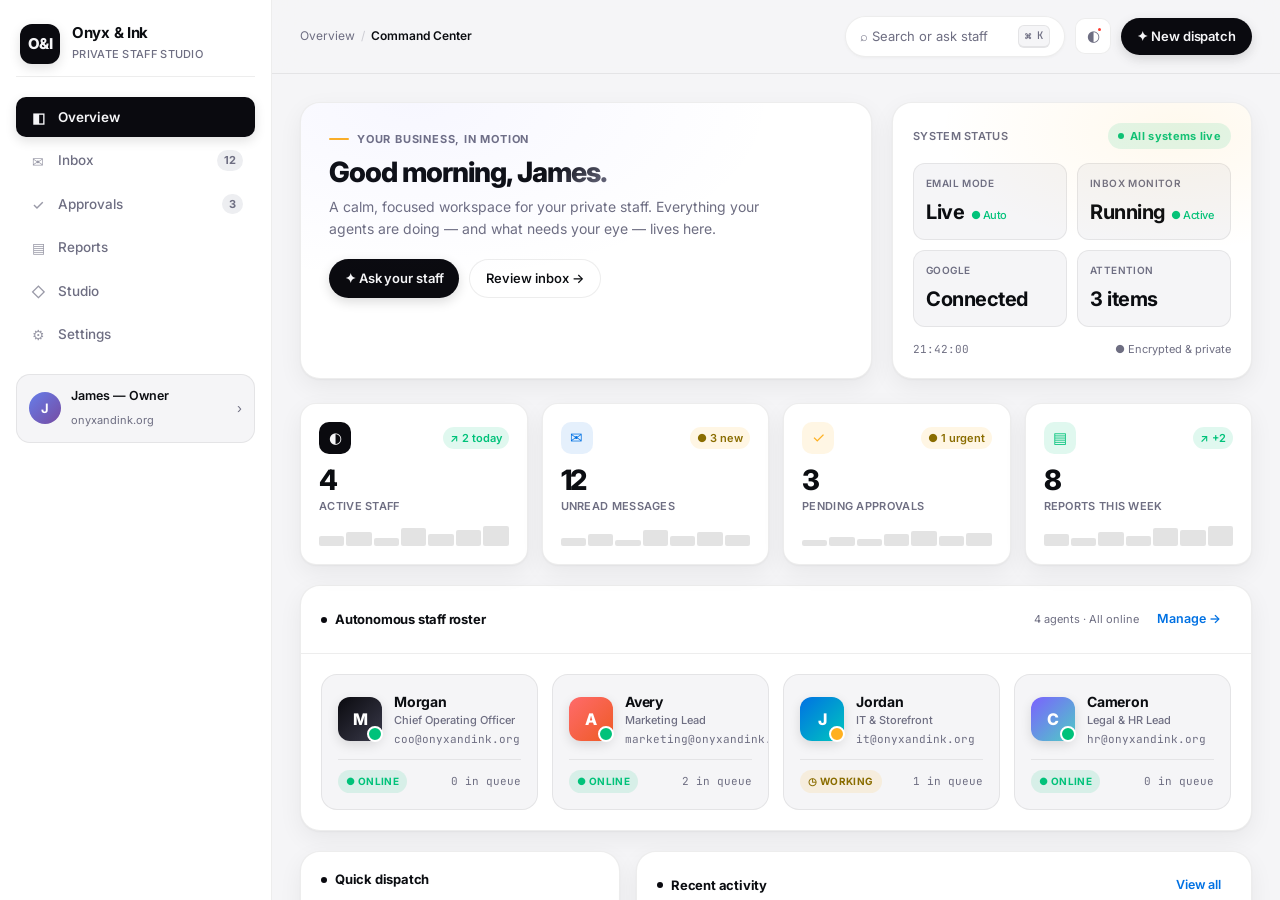
<file: dashboard/preview-modern.html>
<!doctype html>
<html lang="en">
<head>
<meta charset="utf-8">
<meta name="viewport" content="width=device-width, initial-scale=1">
<title>Onyx & Ink — Studio</title>
<link rel="preconnect" href="https://fonts.googleapis.com">
<link href="https://fonts.googleapis.com/css2?family=Inter:wght@400;500;600;700;800&family=JetBrains+Mono:wght@400;500&display=swap" rel="stylesheet">
<style>
/* ─────────────────────────────────────────
   ONYX & INK — MODERN STUDIO
   Apple / Linear / Vercel inspired
   Light, spatial, futuristic, human
   ───────────────────────────────────────── */
:root{
  --bg:#F5F5F7;
  --bg2:#EDEEF1;
  --surface:#FFFFFF;
  --surface2:#F9F9FB;
  --surface-hover:#F2F2F5;
  --border:rgba(0,0,0,0.07);
  --border2:rgba(0,0,0,0.11);
  --text:#0B0D11;
  --muted:#6E6E82;
  --muted2:#9A9AAE;
  --accent:#0A0A0F;
  --accent2:#1A1A24;
  --amber:#FFB020;
  --amber-soft:rgba(255,176,32,0.12);
  --green:#00C27A;
  --green-soft:rgba(0,194,122,0.12);
  --blue:#0071E3;
  --red:#FF3B30;
  --radius:16px;
  --radius-sm:10px;
  --radius-pill:999px;
  --shadow:0 1px 2px rgba(0,0,0,0.04), 0 8px 24px rgba(0,0,0,0.06);
  --shadow-lg:0 2px 8px rgba(0,0,0,0.06), 0 16px 40px rgba(0,0,0,0.10);
  --ease:cubic-bezier(0.16,1,0.3,1);
}
@media(prefers-color-scheme:dark){
  :root{
    --bg:#0A0A0F;
    --bg2:#12121A;
    --surface:#17171F;
    --surface2:#1E1E2A;
    --surface-hover:#252538;
    --border:rgba(255,255,255,0.07);
    --border2:rgba(255,255,255,0.12);
    --text:#F5F5F7;
    --muted:#9A9AAE;
    --muted2:#6E6E82;
    --accent:#FFFFFF;
    --accent2:#EDEEF1;
    --shadow:0 1px 2px rgba(0,0,0,0.3), 0 8px 24px rgba(0,0,0,0.4);
    --shadow-lg:0 4px 16px rgba(0,0,0,0.4), 0 16px 40px rgba(0,0,0,0.5);
  }
}
*{box-sizing:border-box;margin:0;padding:0}
html{scroll-behavior:smooth}
body{
  font-family:'Inter',-apple-system,BlinkMacSystemFont,sans-serif;
  background:var(--bg);
  color:var(--text);
  line-height:1.5;
  -webkit-font-smoothing:antialiased;
  overflow:hidden;
  height:100vh;
}
a{color:inherit;text-decoration:none}
button{font:inherit;cursor:pointer;border:0;background:none}
.mono{font-family:'JetBrains Mono',monospace}

/* ── App shell ── */
.app{
  display:grid;
  grid-template-columns:272px 1fr;
  grid-template-rows:1fr;
  height:100vh;
}

/* ── Sidebar ── */
.sidebar{
  background:var(--surface);
  border-right:1px solid var(--border);
  display:flex;
  flex-direction:column;
  padding:20px 16px;
  gap:20px;
  position:relative;
  overflow:hidden;
}
.brand{
  display:flex;align-items:center;gap:12px;
  padding:4px 4px 12px;
  border-bottom:1px solid var(--border);
}
.brand-mark{
  width:40px;height:40px;
  background:var(--accent);
  color:var(--bg);
  border-radius:12px;
  display:grid;place-items:center;
  font-weight:800;font-size:15px;letter-spacing:-0.5px;
  box-shadow:0 4px 12px rgba(0,0,0,0.12);
}
.brand-text b{font-size:15px;font-weight:700;letter-spacing:-0.3px;display:block;line-height:1}
.brand-text span{font-size:11px;color:var(--muted);letter-spacing:0.3px;text-transform:uppercase;font-weight:500}
.nav{list-style:none;display:flex;flex-direction:column;gap:3px;flex:1}
.nav a{
  display:flex;align-items:center;gap:10px;
  padding:10px 12px;
  border-radius:10px;
  font-size:13.5px;font-weight:500;
  color:var(--muted);
  transition:all 0.2s var(--ease);
  position:relative;
}
.nav a:hover{background:var(--surface-hover);color:var(--text);transform:translateX(2px)}
.nav a.active{background:var(--accent);color:var(--bg);font-weight:600;box-shadow:0 4px 12px rgba(0,0,0,0.12)}
.nav a.active .nav-icon{opacity:1}
.nav-icon{width:20px;height:20px;display:grid;place-items:center;font-size:14px;opacity:0.7;transition:opacity 0.2s}
.nav-badge{
  margin-left:auto;
  font-size:11px;font-weight:700;
  background:var(--bg2);color:var(--muted);
  padding:2px 7px;border-radius:20px;min-width:20px;text-align:center;
  transition:all 0.2s;
}
.nav a.active .nav-badge{background:rgba(255,255,255,0.18);color:inherit}
.nav a:not(.active):hover .nav-badge{background:var(--surface);box-shadow:0 1px 4px rgba(0,0,0,0.08)}

.sidebar-foot{
  padding:12px;
  background:var(--bg);
  border:1px solid var(--border);
  border-radius:14px;
  display:flex;align-items:center;gap:10px;
}
.foot-avatar{width:32px;height:32px;border-radius:50%;background:linear-gradient(135deg,#667eea,#764ba2);display:grid;place-items:center;color:#fff;font-weight:700;font-size:13px}
.foot-info{flex:1;min-width:0}
.foot-info b{font-size:12.5px;font-weight:600;display:block;white-space:nowrap;overflow:hidden;text-overflow:ellipsis}
.foot-info span{font-size:11px;color:var(--muted)}

/* ── Main ── */
.main{
  overflow-y:auto;
  background:var(--bg);
  scroll-behavior:smooth;
}
/* scrollbar */
.main::-webkit-scrollbar{width:6px}
.main::-webkit-scrollbar-thumb{background:var(--border2);border-radius:999px}
.topbar{
  position:sticky;top:0;z-index:20;
  display:flex;align-items:center;justify-content:space-between;
  padding:16px 28px;
  background:rgba(245,245,247,0.78);
  backdrop-filter:blur(16px) saturate(180%);
  -webkit-backdrop-filter:blur(16px) saturate(180%);
  border-bottom:1px solid var(--border);
}
@media(prefers-color-scheme:dark){.topbar{background:rgba(10,10,15,0.72)}}
.breadcrumb{font-size:12px;color:var(--muted);display:flex;align-items:center;gap:6px}
.breadcrumb b{color:var(--text);font-weight:600}
.topbar-right{display:flex;align-items:center;gap:10px}
.search-pill{
  display:flex;align-items:center;gap:8px;
  background:var(--surface);
  border:1px solid var(--border);
  border-radius:999px;
  padding:8px 14px;
  font-size:13px;color:var(--muted);
  box-shadow:0 1px 3px rgba(0,0,0,0.04);
  transition:all 0.2s var(--ease);
  cursor:pointer;
  min-width:220px;
}
.search-pill:hover{border-color:var(--border2);box-shadow:0 2px 8px rgba(0,0,0,0.06);transform:translateY(-1px)}
.search-pill kbd{
  margin-left:auto;
  background:var(--bg);border:1px solid var(--border);
  border-bottom-width:2px;
  padding:2px 6px;border-radius:6px;
  font-size:10.5px;font-family:'JetBrains Mono',monospace;font-weight:500;
}
.icon-btn{
  width:36px;height:36px;
  background:var(--surface);border:1px solid var(--border);
  border-radius:10px;
  display:grid;place-items:center;
  font-size:15px;color:var(--muted);
  transition:all 0.2s var(--ease);
  position:relative;
}
.icon-btn:hover{background:var(--surface-hover);color:var(--text);transform:translateY(-1px);box-shadow:0 4px 12px rgba(0,0,0,0.06)}
.icon-btn .dot{position:absolute;top:7px;right:7px;width:7px;height:7px;background:var(--red);border-radius:50%;border:2px solid var(--surface)}
.btn-primary{
  background:var(--accent);color:var(--bg);
  padding:9px 16px;border-radius:999px;
  font-size:13px;font-weight:600;letter-spacing:-0.1px;
  display:flex;align-items:center;gap:7px;
  box-shadow:0 4px 12px rgba(0,0,0,0.14);
  transition:all 0.2s var(--ease);
}
.btn-primary:hover{transform:translateY(-1px);box-shadow:0 8px 20px rgba(0,0,0,0.18);background:var(--accent2)}
.btn-primary:active{transform:translateY(0)}
.page{
  padding:28px;
  max-width:1280px;
  margin:0 auto;
}

/* ── Hero ── */
.hero{
  display:grid;
  grid-template-columns:1fr 360px;
  gap:20px;
  margin-bottom:24px;
}
.hero-card{
  background:var(--surface);
  border:1px solid var(--border);
  border-radius:20px;
  padding:28px;
  box-shadow:var(--shadow);
  position:relative;
  overflow:hidden;
}
.hero-card::before{
  content:'';
  position:absolute;inset:0;
  background:radial-gradient(600px 300px at 20% 0%, rgba(120,120,255,0.06), transparent 60%);
  pointer-events:none;
}
.eyebrow{
  font-size:11px;font-weight:700;letter-spacing:0.8px;text-transform:uppercase;
  color:var(--muted);margin-bottom:10px;display:flex;align-items:center;gap:8px;
}
.eyebrow::before{content:'';width:20px;height:2px;background:var(--amber);border-radius:2px}
.hero h1{font-size:28px;font-weight:800;letter-spacing:-1px;line-height:1.1;margin-bottom:8px}
.hero h1 em{font-style:normal;background:linear-gradient(135deg,var(--text) 40%, var(--muted) 100%);-webkit-background-clip:text;-webkit-text-fill-color:transparent;background-clip:text}
.hero p{font-size:14px;color:var(--muted);line-height:1.6;max-width:48ch;margin-bottom:18px}
.hero-actions{display:flex;gap:10px;flex-wrap:wrap}
.btn-ghost{
  padding:9px 16px;border-radius:999px;
  border:1px solid var(--border);
  background:var(--surface);
  font-size:13px;font-weight:550;color:var(--text);
  transition:all 0.2s var(--ease);
}
.btn-ghost:hover{transform:translateY(-1px);box-shadow:0 4px 12px rgba(0,0,0,0.06);border-color:var(--border2)}
.hero-visual{
  background:var(--surface);
  border:1px solid var(--border);
  border-radius:20px;
  padding:20px;
  box-shadow:var(--shadow);
  display:flex;flex-direction:column;gap:14px;
  position:relative;overflow:hidden;
}
.hero-visual::after{
  content:'';position:absolute;inset:0;
  background:radial-gradient(400px 200px at 80% 10%, rgba(255,176,32,0.08), transparent 60%);
  pointer-events:none;
}
.status-row{display:flex;align-items:center;justify-content:space-between}
.status-label{font-size:11px;font-weight:600;color:var(--muted);letter-spacing:0.3px;text-transform:uppercase}
.live-pill{
  display:flex;align-items:center;gap:6px;
  background:var(--green-soft);color:var(--green);
  padding:5px 10px;border-radius:999px;
  font-size:11px;font-weight:700;letter-spacing:0.3px;
}
.live-dot{width:6px;height:6px;background:var(--green);border-radius:50%;animation:pulse 1.6s infinite}
@keyframes pulse{0%,100%{opacity:1;transform:scale(1)}50%{opacity:0.6;transform:scale(0.85)}}
.mini-metrics{display:grid;grid-template-columns:1fr 1fr;gap:10px}
.mini-metric{
  background:var(--bg);border:1px solid var(--border);
  border-radius:12px;padding:12px;
  transition:all 0.25s var(--ease);
}
.mini-metric:hover{transform:translateY(-2px);box-shadow:0 8px 20px rgba(0,0,0,0.06)}
.mini-metric small{font-size:10px;font-weight:600;color:var(--muted);letter-spacing:0.4px;text-transform:uppercase;display:block;margin-bottom:6px}
.mini-metric b{font-size:20px;font-weight:700;letter-spacing:-0.5px}
.mini-metric b em{font-style:normal;font-size:11px;font-weight:500;color:var(--green);margin-left:4px}

/* ── Bento stats ── */
.bento{
  display:grid;
  grid-template-columns:repeat(4,1fr);
  gap:14px;
  margin-bottom:20px;
}
.stat{
  background:var(--surface);
  border:1px solid var(--border);
  border-radius:16px;
  padding:18px;
  box-shadow:var(--shadow);
  position:relative;overflow:hidden;
  transition:all 0.3s var(--ease);
  cursor:default;
}
.stat:hover{transform:translateY(-3px);box-shadow:var(--shadow-lg);border-color:var(--border2)}
.stat::after{
  content:'';position:absolute;top:0;left:0;right:0;height:2px;
  background:var(--accent);opacity:0;transition:opacity 0.3s;
}
.stat:hover::after{opacity:1}
.stat:nth-child(2)::after{background:var(--blue)}
.stat:nth-child(3)::after{background:var(--amber)}
.stat:nth-child(4)::after{background:var(--green)}
.stat-head{display:flex;align-items:center;justify-content:space-between;margin-bottom:12px}
.stat-icon{width:32px;height:32px;border-radius:10px;display:grid;place-items:center;font-size:15px}
.stat-icon.dark{background:var(--accent);color:var(--bg)}
.stat-icon.blue{background:rgba(0,113,227,0.1);color:var(--blue)}
.stat-icon.amber{background:var(--amber-soft);color:var(--amber)}
.stat-icon.green{background:var(--green-soft);color:var(--green)}
.stat-trend{font-size:11px;font-weight:600;padding:3px 7px;border-radius:20px}
.trend-up{background:var(--green-soft);color:var(--green)}
.trend-warn{background:var(--amber-soft);color:#8a6d00}
.stat-value{font-size:28px;font-weight:800;letter-spacing:-1.2px;line-height:1;margin-bottom:4px}
.stat-label{font-size:11px;font-weight:600;color:var(--muted);letter-spacing:0.3px;text-transform:uppercase}
.sparkline{margin-top:10px;height:22px;display:flex;align-items:end;gap:2px}
.sparkline i{display:block;flex:1;background:var(--border2);border-radius:2px;transition:all 0.4s var(--ease)}
.stat:hover .sparkline i{background:var(--accent)}

/* ── Section ── */
.section{
  background:var(--surface);
  border:1px solid var(--border);
  border-radius:20px;
  box-shadow:var(--shadow);
  overflow:hidden;
  margin-bottom:20px;
  transition:box-shadow 0.3s var(--ease);
}
.section:hover{box-shadow:var(--shadow-lg)}
.section-head{
  display:flex;align-items:center;justify-content:space-between;
  padding:18px 20px;
  border-bottom:1px solid var(--border);
}
.section-title{font-size:13px;font-weight:700;letter-spacing:-0.2px;display:flex;align-items:center;gap:8px}
.section-title span{width:6px;height:6px;background:var(--accent);border-radius:50%}
.section-actions{display:flex;gap:8px;align-items:center}
.link{font-size:12.5px;font-weight:600;color:var(--blue);padding:6px 10px;border-radius:8px;transition:all 0.2s}
.link:hover{background:rgba(0,113,227,0.08)}
.section-body{padding:20px}

/* ── Staff roster ── */
.staff-grid{display:grid;grid-template-columns:repeat(4,1fr);gap:14px}
@media(max-width:1100px){.staff-grid{grid-template-columns:repeat(2,1fr)}}
.staff-card{
  background:var(--bg);
  border:1px solid var(--border);
  border-radius:16px;
  padding:16px;
  position:relative;overflow:hidden;
  transition:all 0.3s var(--ease);
  cursor:pointer;
}
.staff-card::before{
  content:'';position:absolute;inset:0;
  background:linear-gradient(135deg, transparent, rgba(0,0,0,0.02));
  opacity:0;transition:opacity 0.3s;
}
.staff-card:hover{transform:translateY(-4px) scale(1.01);box-shadow:var(--shadow-lg);border-color:var(--border2);background:var(--surface)}
.staff-card:hover::before{opacity:1}
.staff-top{display:flex;align-items:center;gap:12px;margin-bottom:12px}
.avatar{
  width:44px;height:44px;border-radius:12px;
  display:grid;place-items:center;
  font-weight:800;font-size:16px;color:#fff;
  flex-shrink:0;
  box-shadow:0 4px 12px rgba(0,0,0,0.12);
  position:relative;
}
.avatar::after{
  content:'';position:absolute;bottom:-1px;right:-1px;
  width:12px;height:12px;border-radius:50%;
  border:2px solid var(--surface);
}
.avatar.online::after{background:var(--green)}
.avatar.busy::after{background:var(--amber)}
.avatar.offline::after{background:var(--muted2)}
.staff-name{font-size:14px;font-weight:700;letter-spacing:-0.2px}
.staff-role{font-size:11px;color:var(--muted);font-weight:500}
.staff-email{font-size:11px;color:var(--muted);font-family:'JetBrains Mono',monospace;margin-top:2px}
.staff-meta{
  display:flex;align-items:center;justify-content:space-between;
  padding-top:10px;border-top:1px solid var(--border);
  margin-top:4px;
}
.staff-status{
  font-size:10px;font-weight:700;letter-spacing:0.4px;text-transform:uppercase;
  padding:4px 8px;border-radius:20px;
}
.status-online{background:var(--green-soft);color:var(--green)}
.status-busy{background:var(--amber-soft);color:#8a6d00}
.staff-queue{font-size:11px;color:var(--muted);font-family:'JetBrains Mono',monospace}

/* ── Bottom grid ── */
.bottom-grid{display:grid;grid-template-columns:320px 1fr;gap:16px;margin-bottom:20px}
@media(max-width:900px){.bottom-grid{grid-template-columns:1fr}.hero{grid-template-columns:1fr}.bento{grid-template-columns:repeat(2,1fr)}}

/* Quick actions */
.action-grid{display:grid;grid-template-columns:1fr 1fr;gap:10px}
.action{
  background:var(--bg);border:1px solid var(--border);
  border-radius:14px;padding:14px;
  display:flex;flex-direction:column;gap:10px;
  transition:all 0.25s var(--ease);
  cursor:pointer;
  text-align:left;
}
.action:hover{transform:translateY(-2px) scale(1.01);box-shadow:0 8px 20px rgba(0,0,0,0.06);border-color:var(--border2);background:var(--surface)}
.action:active{transform:translateY(0) scale(0.99)}
.action-icon{width:36px;height:36px;border-radius:10px;display:grid;place-items:center;font-size:16px;transition:transform 0.25s var(--ease)}
.action:hover .action-icon{transform:scale(1.08) rotate(-3deg)}
.action b{font-size:13px;font-weight:600;letter-spacing:-0.1px}
.action span{font-size:11.5px;color:var(--muted);line-height:1.4}
.action kbd{
  font-family:'JetBrains Mono',monospace;font-size:10px;font-weight:600;
  background:var(--surface);border:1px solid var(--border);border-bottom-width:2px;
  padding:2px 6px;border-radius:6px;color:var(--muted);
  align-self:flex-start;
}

/* Activity log */
.activity-list{display:flex;flex-direction:column}
.activity-row{
  display:grid;grid-template-columns:56px 1fr auto;
  gap:12px;align-items:center;
  padding:12px 4px;
  border-bottom:1px solid var(--border);
  transition:all 0.2s var(--ease);
}
.activity-row:last-child{border-bottom:0}
.activity-row:hover{background:var(--surface2);border-radius:10px;padding:12px 8px;margin:0 -4px;border-bottom-color:transparent}
.activity-row:hover + .activity-row{border-top-color:transparent}
.activity-time{font-size:11px;font-weight:500;color:var(--muted);font-family:'JetBrains Mono',monospace}
.activity-main{font-size:13px;font-weight:500;min-width:0;white-space:nowrap;overflow:hidden;text-overflow:ellipsis}
.activity-main small{font-weight:400;color:var(--muted)}
.activity-chip{
  font-size:10px;font-weight:700;letter-spacing:0.3px;text-transform:uppercase;
  padding:4px 8px;border-radius:20px;white-space:nowrap;
}
.chip-ok{background:var(--green-soft);color:var(--green)}
.chip-wait{background:var(--amber-soft);color:#8a6d00}
.chip-err{background:rgba(255,59,48,0.1);color:var(--red)}

/* ── Toast ── */
.toast{
  position:fixed;bottom:20px;left:50%;transform:translateX(-50%);
  background:var(--accent);color:var(--bg);
  padding:10px 16px;border-radius:999px;
  font-size:13px;font-weight:500;
  box-shadow:0 8px 24px rgba(0,0,0,0.2);
  display:flex;align-items:center;gap:8px;
  animation:toastIn 0.4s var(--ease);
  z-index:100;
}
@keyframes toastIn{from{transform:translateX(-50%) translateY(10px);opacity:0}to{transform:translateX(-50%) translateY(0);opacity:1}}

/* ── Page views ── */
.view{display:none}
.view.active{display:block;animation:fadeUp 0.35s var(--ease)}
@keyframes fadeUp{from{opacity:0;transform:translateY(8px)}to{opacity:1;transform:translateY(0)}}

/* ── Inbox mock ── */
.inbox-layout{display:grid;grid-template-columns:340px 1fr;gap:16px;min-height:420px}
.inbox-list{background:var(--surface);border:1px solid var(--border);border-radius:16px;overflow:hidden;box-shadow:var(--shadow)}
.inbox-item{padding:14px 16px;border-bottom:1px solid var(--border);cursor:pointer;transition:all 0.2s var(--ease)}
.inbox-item:hover{background:var(--surface-hover)}
.inbox-item.active{background:var(--bg);border-left:3px solid var(--accent);padding-left:13px}
.inbox-item b{font-size:13px;font-weight:600;display:block;margin-bottom:4px;white-space:nowrap;overflow:hidden;text-overflow:ellipsis}
.inbox-item p{font-size:12px;color:var(--muted);white-space:nowrap;overflow:hidden;text-overflow:ellipsis}
.inbox-preview{background:var(--surface);border:1px solid var(--border);border-radius:16px;padding:20px;box-shadow:var(--shadow)}
.inbox-preview h3{font-size:16px;font-weight:700;margin-bottom:6px}
.inbox-preview .meta{font-size:12px;color:var(--muted);margin-bottom:14px}
.inbox-preview pre{font-family:'Inter',sans-serif;white-space:pre-wrap;font-size:13px;line-height:1.6;color:var(--text);background:var(--bg);padding:14px;border-radius:10px;border:1px solid var(--border)}

/* Mobile */
@media(max-width:760px){
  .app{grid-template-columns:1fr}
  .sidebar{display:none}
  .hero{grid-template-columns:1fr}
  .bento{grid-template-columns:1fr 1fr}
  .staff-grid{grid-template-columns:1fr 1fr}
  .inbox-layout{grid-template-columns:1fr}
  .topbar{padding:12px 16px}
  .page{padding:16px}
  .search-pill{min-width:0;flex:1}
}
</style>
</head>
<body>
<div class="app">
  <!-- ── Sidebar ── -->
  <aside class="sidebar">
    <div class="brand">
      <div class="brand-mark">O&I</div>
      <div class="brand-text"><b>Onyx & Ink</b><span>Private staff studio</span></div>
    </div>
    <nav>
      <ul class="nav" id="nav">
        <li><a href="#" class="active" data-view="overview"><span class="nav-icon">◧</span> Overview</a></li>
        <li><a href="#" data-view="inbox"><span class="nav-icon">✉</span> Inbox <span class="nav-badge">12</span></a></li>
        <li><a href="#" data-view="approvals"><span class="nav-icon">✓</span> Approvals <span class="nav-badge">3</span></a></li>
        <li><a href="#" data-view="reports"><span class="nav-icon">▤</span> Reports</a></li>
        <li><a href="#" data-view="studio"><span class="nav-icon">◇</span> Studio</a></li>
        <li><a href="#" data-view="settings"><span class="nav-icon">⚙</span> Settings</a></li>
      </ul>
    </nav>
    <div class="sidebar-foot">
      <div class="foot-avatar">J</div>
      <div class="foot-info"><b>James — Owner</b><span>onyxandink.org</span></div>
      <span style="font-size:13px;color:var(--muted)">›</span>
    </div>
  </aside>

  <!-- ── Main ── -->
  <div class="main" id="main">
    <header class="topbar">
      <div class="breadcrumb"><span id="crumb">Overview</span> <span style="opacity:0.3">/</span> <b id="crumbActive">Command Center</b></div>
      <div class="topbar-right">
        <button class="search-pill" id="searchBtn">⌕ Search or ask staff <kbd>⌘ K</kbd></button>
        <button class="icon-btn" title="Notifications">◐<span class="dot"></span></button>
        <button class="btn-primary" id="newDispatch">✦ New dispatch</button>
      </div>
    </header>

    <div class="page">
      <!-- ══ OVERVIEW ══ -->
      <div class="view active" id="view-overview">
        <div class="hero">
          <div class="hero-card">
            <div class="eyebrow">Your business, in motion</div>
            <h1>Good morning, <em>James.</em></h1>
            <p>A calm, focused workspace for your private staff. Everything your agents are doing — and what needs your eye — lives here.</p>
            <div class="hero-actions">
              <button class="btn-primary" onclick="toast('Ask staff — coming live from your dashboard')">✦ Ask your staff</button>
              <button class="btn-ghost" onclick="switchView('inbox')">Review inbox →</button>
            </div>
          </div>
          <div class="hero-visual">
            <div class="status-row">
              <span class="status-label">System status</span>
              <span class="live-pill"><span class="live-dot"></span> All systems live</span>
            </div>
            <div class="mini-metrics">
              <div class="mini-metric"><small>Email mode</small><b>Live<em> ● Auto</em></b></div>
              <div class="mini-metric"><small>Inbox monitor</small><b>Running<em> ● Active</em></b></div>
              <div class="mini-metric"><small>Google</small><b>Connected</b></div>
              <div class="mini-metric"><small>Attention</small><b>3 items</b></div>
            </div>
            <div style="font-size:11px;color:var(--muted);display:flex;align-items:center;justify-content:space-between">
              <span class="mono" id="clock">--:--:--</span>
              <span>● Encrypted & private</span>
            </div>
          </div>
        </div>

        <div class="bento">
          <div class="stat">
            <div class="stat-head"><div class="stat-icon dark">◐</div><span class="stat-trend trend-up">↗ 2 today</span></div>
            <div class="stat-value">4</div>
            <div class="stat-label">Active staff</div>
            <div class="sparkline"><i style="height:10px"></i><i style="height:14px"></i><i style="height:8px"></i><i style="height:18px"></i><i style="height:12px"></i><i style="height:16px"></i><i style="height:20px"></i></div>
          </div>
          <div class="stat">
            <div class="stat-head"><div class="stat-icon blue">✉</div><span class="stat-trend trend-warn">● 3 new</span></div>
            <div class="stat-value">12</div>
            <div class="stat-label">Unread messages</div>
            <div class="sparkline"><i style="height:8px"></i><i style="height:12px"></i><i style="height:6px"></i><i style="height:16px"></i><i style="height:10px"></i><i style="height:14px"></i><i style="height:11px"></i></div>
          </div>
          <div class="stat">
            <div class="stat-head"><div class="stat-icon amber">✓</div><span class="stat-trend trend-warn">● 1 urgent</span></div>
            <div class="stat-value">3</div>
            <div class="stat-label">Pending approvals</div>
            <div class="sparkline"><i style="height:6px"></i><i style="height:9px"></i><i style="height:7px"></i><i style="height:12px"></i><i style="height:15px"></i><i style="height:10px"></i><i style="height:13px"></i></div>
          </div>
          <div class="stat">
            <div class="stat-head"><div class="stat-icon green">▤</div><span class="stat-trend trend-up">↗ +2</span></div>
            <div class="stat-value">8</div>
            <div class="stat-label">Reports this week</div>
            <div class="sparkline"><i style="height:12px"></i><i style="height:8px"></i><i style="height:14px"></i><i style="height:10px"></i><i style="height:18px"></i><i style="height:16px"></i><i style="height:20px"></i></div>
          </div>
        </div>

        <div class="section">
          <div class="section-head">
            <div class="section-title"><span></span> Autonomous staff roster</div>
            <div class="section-actions">
              <span style="font-size:11px;color:var(--muted)">4 agents · All online</span>
              <a href="#" class="link" onclick="toast('Staff management — coming soon');return false">Manage →</a>
            </div>
          </div>
          <div class="section-body">
            <div class="staff-grid">
              <div class="staff-card" onclick="toast('Opening Morgan — COO')">
                <div class="staff-top">
                  <div class="avatar online" style="background:linear-gradient(135deg,#0A0A0F,#3A3A4A)">M</div>
                  <div>
                    <div class="staff-name">Morgan</div>
                    <div class="staff-role">Chief Operating Officer</div>
                    <div class="staff-email">coo@onyxandink.org</div>
                  </div>
                </div>
                <div class="staff-meta">
                  <span class="staff-status status-online">● Online</span>
                  <span class="staff-queue">0 in queue</span>
                </div>
              </div>
              <div class="staff-card" onclick="toast('Opening Avery — Marketing')">
                <div class="staff-top">
                  <div class="avatar online" style="background:linear-gradient(135deg,#FF6B6B,#EE5A24)">A</div>
                  <div>
                    <div class="staff-name">Avery</div>
                    <div class="staff-role">Marketing Lead</div>
                    <div class="staff-email">marketing@onyxandink.org</div>
                  </div>
                </div>
                <div class="staff-meta">
                  <span class="staff-status status-online">● Online</span>
                  <span class="staff-queue">2 in queue</span>
                </div>
              </div>
              <div class="staff-card" onclick="toast('Opening Jordan — IT & Storefront')">
                <div class="staff-top">
                  <div class="avatar busy" style="background:linear-gradient(135deg,#0071E3,#00C7BE)">J</div>
                  <div>
                    <div class="staff-name">Jordan</div>
                    <div class="staff-role">IT & Storefront</div>
                    <div class="staff-email">it@onyxandink.org</div>
                  </div>
                </div>
                <div class="staff-meta">
                  <span class="staff-status status-busy">◷ Working</span>
                  <span class="staff-queue">1 in queue</span>
                </div>
              </div>
              <div class="staff-card" onclick="toast('Opening Cameron — Legal & HR')">
                <div class="staff-top">
                  <div class="avatar online" style="background:linear-gradient(135deg,#7B61FF,#4ECDC4)">C</div>
                  <div>
                    <div class="staff-name">Cameron</div>
                    <div class="staff-role">Legal & HR Lead</div>
                    <div class="staff-email">hr@onyxandink.org</div>
                  </div>
                </div>
                <div class="staff-meta">
                  <span class="staff-status status-online">● Online</span>
                  <span class="staff-queue">0 in queue</span>
                </div>
              </div>
            </div>
          </div>
        </div>

        <div class="bottom-grid">
          <div class="section" style="margin-bottom:0">
            <div class="section-head"><div class="section-title"><span></span> Quick dispatch</div></div>
            <div class="section-body">
              <div class="action-grid">
                <button class="action" onclick="switchView('inbox')">
                  <div class="action-icon" style="background:rgba(0,113,227,0.08)">✉</div>
                  <b>New email</b><span>Compose and send</span>
                  <kbd>⌘ N</kbd>
                </button>
                <button class="action" onclick="switchView('reports')">
                  <div class="action-icon" style="background:rgba(255,176,32,0.1)">▤</div>
                  <b>Create report</b><span>Generate a project report</span>
                  <kbd>⌘ R</kbd>
                </button>
                <button class="action" onclick="switchView('approvals')">
                  <div class="action-icon" style="background:rgba(0,194,122,0.1)">✓</div>
                  <b>Review approvals</b><span>Approve pending items</span>
                  <kbd>⌘ A</kbd>
                </button>
                <button class="action" onclick="toast('Message staff — select an agent')">
                  <div class="action-icon" style="background:rgba(123,97,255,0.1)">💬</div>
                  <b>Message staff</b><span>Chat with any agent</span>
                  <kbd>⌘ K</kbd>
                </button>
              </div>
            </div>
          </div>
          <div class="section" style="margin-bottom:0">
            <div class="section-head">
              <div class="section-title"><span></span> Recent activity</div>
              <a href="#" class="link" onclick="toast('Full log — coming soon');return false">View all</a>
            </div>
            <div class="section-body" style="padding:8px 16px">
              <div class="activity-list" id="activityLog">
                <div class="activity-row">
                  <span class="activity-time mono">11:38 PM</span>
                  <span class="activity-main">Autonomous staff is now on <small>· System</small></span>
                  <span class="activity-chip chip-ok">Accepted</span>
                </div>
                <div class="activity-row">
                  <span class="activity-time mono">08:55 AM</span>
                  <span class="activity-main">Re: Keychains <small>· Morgan</small></span>
                  <span class="activity-chip chip-ok">Sent</span>
                </div>
                <div class="activity-row">
                  <span class="activity-time mono">08:55 AM</span>
                  <span class="activity-main">Re: Keychains <small>· Morgan</small></span>
                  <span class="activity-chip chip-ok">Accepted</span>
                </div>
                <div class="activity-row">
                  <span class="activity-time mono">11:09 AM</span>
                  <span class="activity-main">Staff run needs attention <small>· System</small></span>
                  <span class="activity-chip chip-wait">Needs review</span>
                </div>
                <div class="activity-row">
                  <span class="activity-time mono">09:23 PM</span>
                  <span class="activity-main">Re: Sublimation Pens — order confirmed <small>· Avery</small></span>
                  <span class="activity-chip chip-ok">Accepted</span>
                </div>
              </div>
            </div>
          </div>
        </div>
      </div>

      <!-- ══ INBOX ══ -->
      <div class="view" id="view-inbox">
        <div class="hero-card" style="margin-bottom:16px;padding:20px 24px;display:flex;align-items:center;justify-content:space-between">
          <div><b style="font-size:16px">Inbox</b> <span style="color:var(--muted);font-size:13px;margin-left:8px">12 unread · 47 total</span></div>
          <button class="btn-primary" style="padding:7px 14px;font-size:12px">✎ Compose</button>
        </div>
        <div class="inbox-layout">
          <div class="inbox-list">
            <div class="inbox-item active"><b>Re: Keychains — bulk order</b><p>Morgan approved the vendor quote — ready to ship…</p></div>
            <div class="inbox-item"><b>New wholesale inquiry</b><p>Brightside Retail is asking about custom engraving…</p></div>
            <div class="inbox-item"><b>Staff run needs attention</b><p>Autonomous check flagged 1 item for review…</p></div>
            <div class="inbox-item"><b>Cupoda Sublimation Pens</b><p>Order #8842 confirmed — tracking added…</p></div>
            <div class="inbox-item"><b>Weekly report — Oct 20</b><p>Avery compiled the marketing summary…</p></div>
          </div>
          <div class="inbox-preview">
            <h3>Re: Keychains — bulk order</h3>
            <div class="meta mono">From: Morgan &lt;coo@onyxandink.org&gt; · Today 8:55 AM · To: vendor@supply.co</div>
            <pre>Hi there,

We've reviewed the quote for the 500-unit engraved keychain run and everything looks great. Approved for production — please proceed with the brushed nickel finish and individual polybag packaging.

Let us know the updated timeline and tracking when ready.

Best,
Morgan
Chief Operating Officer · Onyx & Ink</pre>
            <div style="margin-top:14px;display:flex;gap:8px">
              <button class="btn-primary" style="padding:7px 14px;font-size:12px">Reply</button>
              <button class="btn-ghost">Forward</button>
              <button class="btn-ghost">Archive</button>
            </div>
          </div>
        </div>
      </div>

      <!-- ══ APPROVALS ══ -->
      <div class="view" id="view-approvals">
        <div class="hero-card" style="margin-bottom:16px;padding:20px 24px;display:flex;align-items:center;justify-content:space-between">
          <div><b style="font-size:16px">Approvals</b> <span style="color:var(--muted);font-size:13px;margin-left:8px">3 pending — 1 flagged</span></div>
          <span class="live-pill" style="background:var(--amber-soft);color:#8a6d00">● 1 needs review</span>
        </div>
        <div class="section">
          <div class="section-body" style="display:flex;flex-direction:column;gap:10px">
            <div style="background:var(--bg);border:1px solid var(--border);border-left:3px solid var(--amber);border-radius:12px;padding:16px;display:flex;align-items:center;justify-content:space-between">
              <div><b style="font-size:13px">Outbound email — wholesale quote</b><div style="font-size:12px;color:var(--muted);margin-top:4px">Drafted by Avery · Awaiting your approval</div></div>
              <div style="display:flex;gap:8px"><button class="btn-ghost" style="padding:6px 12px">Reject</button><button class="btn-primary" style="padding:6px 14px">Approve & send</button></div>
            </div>
            <div style="background:var(--bg);border:1px solid var(--border);border-radius:12px;padding:16px;display:flex;align-items:center;justify-content:space-between">
              <div><b style="font-size:13px">Report: Q4 Marketing Plan</b><div style="font-size:12px;color:var(--muted);margin-top:4px">Prepared by Avery · Ready for review</div></div>
              <div style="display:flex;gap:8px"><button class="btn-ghost" style="padding:6px 12px">View</button><button class="btn-primary" style="padding:6px 14px">Approve</button></div>
            </div>
            <div style="background:var(--bg);border:1px solid var(--border);border-radius:12px;padding:16px;display:flex;align-items:center;justify-content:space-between">
              <div><b style="font-size:13px">Storefront copy update</b><div style="font-size:12px;color:var(--muted);margin-top:4px">Drafted by Jordan · Awaiting approval</div></div>
              <div style="display:flex;gap:8px"><button class="btn-ghost" style="padding:6px 12px">Reject</button><button class="btn-primary" style="padding:6px 14px">Approve</button></div>
            </div>
          </div>
        </div>
      </div>

      <!-- ══ REPORTS ══ -->
      <div class="view" id="view-reports">
        <div class="hero-card" style="margin-bottom:16px;padding:20px 24px;display:flex;align-items:center;justify-content:space-between">
          <div><b style="font-size:16px">Reports</b> <span style="color:var(--muted);font-size:13px;margin-left:8px">8 this week · 34 total</span></div>
          <button class="btn-primary" style="padding:7px 14px;font-size:12px">＋ New report</button>
        </div>
        <div style="display:grid;grid-template-columns:repeat(3,1fr);gap:14px">
          <div class="section" style="margin:0"><div class="section-body"><b style="font-size:13px">Q4 Campaign Performance</b><p style="font-size:12px;color:var(--muted);margin-top:6px">Avery · Oct 22 · Marketing</p><div style="margin-top:10px;display:flex;gap:6px"><span class="activity-chip chip-ok">Published</span></div></div></div>
          <div class="section" style="margin:0"><div class="section-body"><b style="font-size:13px">Storefront Uptime — Oct</b><p style="font-size:12px;color:var(--muted);margin-top:6px">Jordan · Oct 20 · IT</p><div style="margin-top:10px;display:flex;gap:6px"><span class="activity-chip chip-ok">Published</span></div></div></div>
          <div class="section" style="margin:0"><div class="section-body"><b style="font-size:13px">Vendor Compliance Review</b><p style="font-size:12px;color:var(--muted);margin-top:6px">Cameron · Oct 18 · Legal</p><div style="margin-top:10px;display:flex;gap:6px"><span class="activity-chip chip-wait">Draft</span></div></div></div>
        </div>
      </div>

      <!-- ══ STUDIO ══ -->
      <div class="view" id="view-studio">
        <div class="hero-card" style="margin-bottom:16px;padding:32px;text-align:center">
          <div style="font-size:32px;margin-bottom:8px">◇</div>
          <b style="font-size:15px">Studio</b>
          <p style="font-size:13px;color:var(--muted);margin-top:6px;max-width:40ch;margin-inline:auto">Your files, assets, and design workspace. Drag in anything — briefs, images, decks — and your staff will handle it.</p>
          <button class="btn-primary" style="margin:16px auto 0">＋ Upload files</button>
        </div>
      </div>

      <!-- ══ SETTINGS ══ -->
      <div class="view" id="view-settings">
        <div class="section">
          <div class="section-head"><div class="section-title"><span></span> Settings</div></div>
          <div class="section-body" style="display:flex;flex-direction:column;gap:14px">
            <div style="display:flex;align-items:center;justify-content:space-between;padding:12px;background:var(--bg);border:1px solid var(--border);border-radius:12px">
              <div><b style="font-size:13px">Email mode</b><div style="font-size:11px;color:var(--muted)">Live — staff + CEO automatic</div></div>
              <span class="activity-chip chip-ok">Live</span>
            </div>
            <div style="display:flex;align-items:center;justify-content:space-between;padding:12px;background:var(--bg);border:1px solid var(--border);border-radius:12px">
              <div><b style="font-size:13px">Inbox monitor</b><div style="font-size:11px;color:var(--muted)">Background monitoring enabled</div></div>
              <span class="activity-chip chip-ok">Running</span>
            </div>
            <div style="display:flex;align-items:center;justify-content:space-between;padding:12px;background:var(--bg);border:1px solid var(--border);border-radius:12px">
              <div><b style="font-size:13px">Google connection</b><div style="font-size:11px;color:var(--muted)">Authorization saved locally</div></div>
              <span class="activity-chip chip-ok">Authorized</span>
            </div>
          </div>
        </div>
      </div>

    </div>
  </div>
</div>

<script>
const $ = s => document.querySelector(s);
const $$ = s => document.querySelectorAll(s);

// Clock
function tick(){
  const n=new Date();
  const t=[n.getHours(),n.getMinutes(),n.getSeconds()].map(v=>String(v).padStart(2,'0')).join(':');
  const c=$('#clock'); if(c) c.textContent=t;
}
setInterval(tick,1000); tick();

// View switching
function switchView(name){
  $$('.nav a').forEach(a=>a.classList.remove('active'));
  const navLink=document.querySelector(`.nav a[data-view="${name}"]`);
  if(navLink) navLink.classList.add('active');
  $$('.view').forEach(v=>v.classList.remove('active'));
  const target=$('#view-'+name);
  if(target) target.classList.add('active');
  const labels={overview:'Command Center',inbox:'Inbox',approvals:'Approvals',reports:'Reports',studio:'Studio',settings:'Settings'};
  const crumbs={overview:'Overview',inbox:'Mail',approvals:'Review',reports:'Reports',studio:'Files',settings:'Settings'};
  $('#crumb').textContent=crumbs[name]||name;
  $('#crumbActive').textContent=labels[name]||name;
  $('#main').scrollTop=0;
  history.replaceState(null,'','/'+name);
}
$$('.nav a').forEach(a=>{
  a.addEventListener('click',e=>{
    e.preventDefault();
    switchView(a.dataset.view);
  });
});

// Toast
function toast(msg){
  const t=document.createElement('div');
  t.className='toast';
  t.innerHTML='✦ '+msg;
  document.body.appendChild(t);
  setTimeout(()=>{t.style.opacity='0';t.style.transform='translateX(-50%) translateY(8px)';t.style.transition='all 0.3s ease'},2200);
  setTimeout(()=>t.remove(),2600);
}
$('#searchBtn').addEventListener('click',()=>toast('Command palette — press ⌘K to jump anywhere'));
$('#newDispatch').addEventListener('click',()=>toast('New dispatch — choose an agent to begin'));
document.addEventListener('keydown',e=>{
  if((e.metaKey||e.ctrlKey)&&e.key.toLowerCase()==='k'){e.preventDefault();toast('⌘K — Quick jump to any page or agent')}
  if((e.metaKey||e.ctrlKey)&&e.key.toLowerCase()==='n'){e.preventDefault();switchView('inbox')}
});

// Live activity ticker
const feed=[
  ['Avery','Campaign asset draft queued','ok'],
  ['Jordan','Storefront deploy — build passed','ok'],
  ['Cameron','NDA v4 — review complete','ok'],
  ['Morgan','Q4 overview — updated','ok'],
  ['System','Telemetry sync completed','ok'],
];
function pushActivity(){
  const [agent,action,status]=feed[Math.floor(Math.random()*feed.length)];
  const n=new Date();
  const time=[n.getHours(),n.getMinutes()].map(v=>String(v).padStart(2,'0')).join(':')+' '+(n.getHours()>=12?'PM':'AM');
  const log=$('#activityLog');
  if(!log) return;
  const row=document.createElement('div');
  row.className='activity-row';
  row.style.opacity='0';row.style.transform='translateY(-6px)';
  row.innerHTML=`<span class="activity-time mono">${time}</span><span class="activity-main">${action} <small>· ${agent}</small></span><span class="activity-chip chip-${status}">${status==='ok'?'Accepted':'Needs review'}</span>`;
  log.insertBefore(row,log.firstChild);
  requestAnimationFrame(()=>{row.style.transition='all 0.35s cubic-bezier(0.16,1,0.3,1)';row.style.opacity='1';row.style.transform='translateY(0)'});
  if(log.children.length>6) log.lastChild.remove();
}
setInterval(pushActivity,11000);

// Inbox item switching
document.querySelectorAll('.inbox-item').forEach(el=>{
  el.addEventListener('click',()=>{
    document.querySelectorAll('.inbox-item').forEach(i=>i.classList.remove('active'));
    el.classList.add('active');
  });
});
</script>
</body>
</html>
</file>
